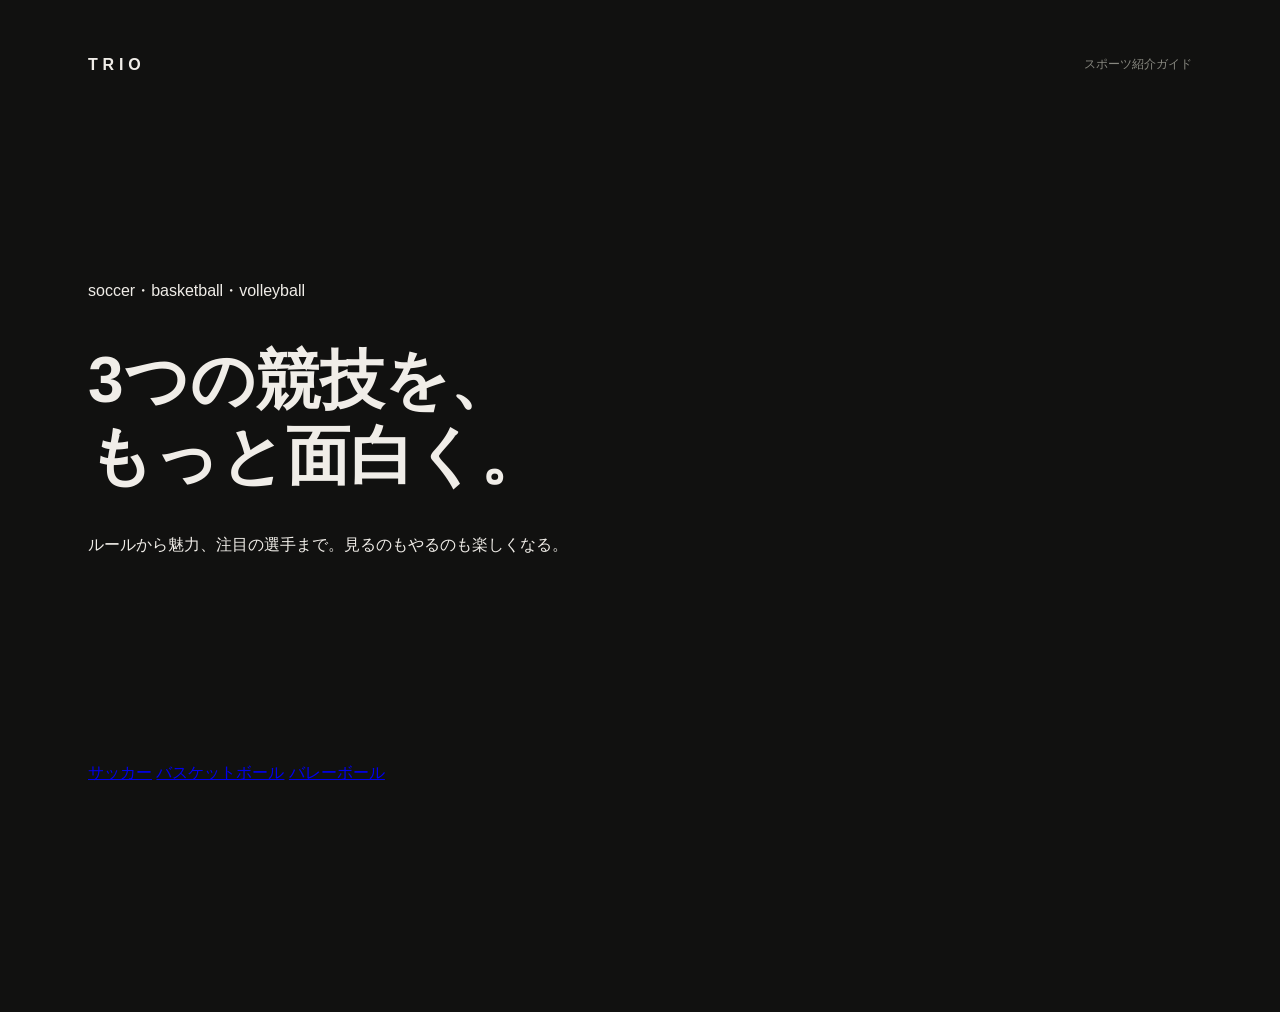
<file: index.html>
<!DOCTYPE html>
<html lang="ja">
<head>
  <meta charset="UTF-8">
  <meta name="viewport" content="width=device-width, initial-scale=1.0">
  <link rel="stylesheet" href="css/style.css">
  <title>スポーツ紹介ガイド</title>
</head>
<body>
  <header>
    <span class="logo">TRIO</span>
    <span class="site-label">スポーツ紹介ガイド</span>
  </header>
  <main>
    <p>soccer・basketball・volleyball</p>
    <h1>3つの競技を、<br>もっと面白く。</h1>
    <p>ルールから魅力、注目の選手まで。見るのもやるのも楽しくなる。</p>
  </main>
  <nav>
    <a href="soccer.html">サッカー</a>
    <a href="basket.html">バスケットボール</a>
    <a href="volley.html">バレーボール</a>
  </nav>
</body>
</html>
</file>
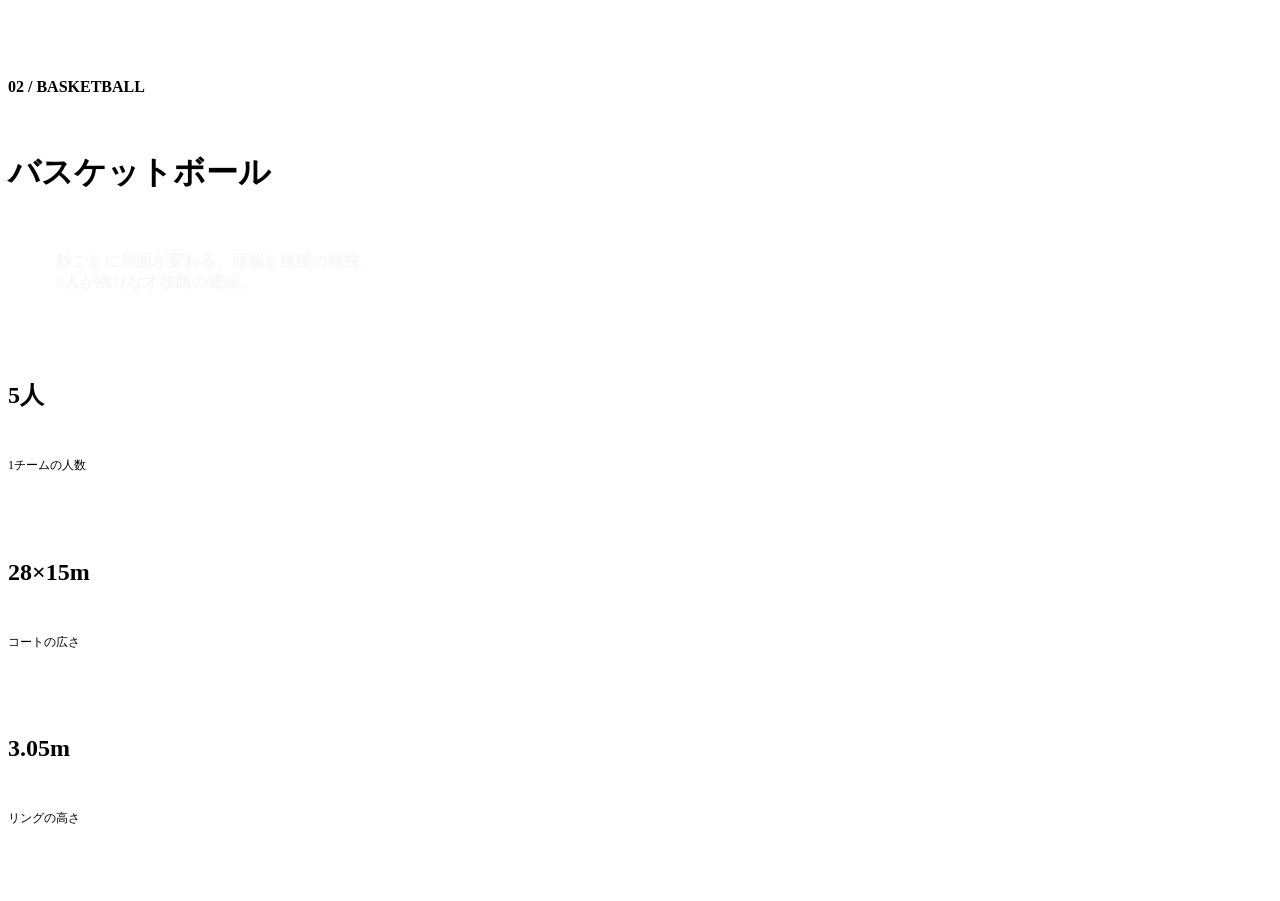
<file: basket.html>
<!DOCTYPE html>
<html lang="ja">
<head>
    <meta charset="UTF-8">
    <title>Basketball</title>
    <link rel="stylesheet" href="style.css">
</head>

<body>

<div class="container">

    <div class="content">

        <p class="number">02 / BASKETBALL</p>

        <h1>バスケットボール</h1>

        <p class="text">
            秒ごとに局面が変わる、頭脳と跳躍の競技。<br>
            5人が織りなす攻防の連続。
        </p>

        <div class="info">

            <div class="item">
                <h2>5人</h2>
                <p>1チームの人数</p>
            </div>

            <div class="item">
                <h2>28×15m</h2>
                <p>コートの広さ</p>
            </div>

            <div class="item">
                <h2>3.05m</h2>
                <p>リングの高さ</p>
            </div>

        </div>

    </div>

</div>

</body>
</html>
</file>
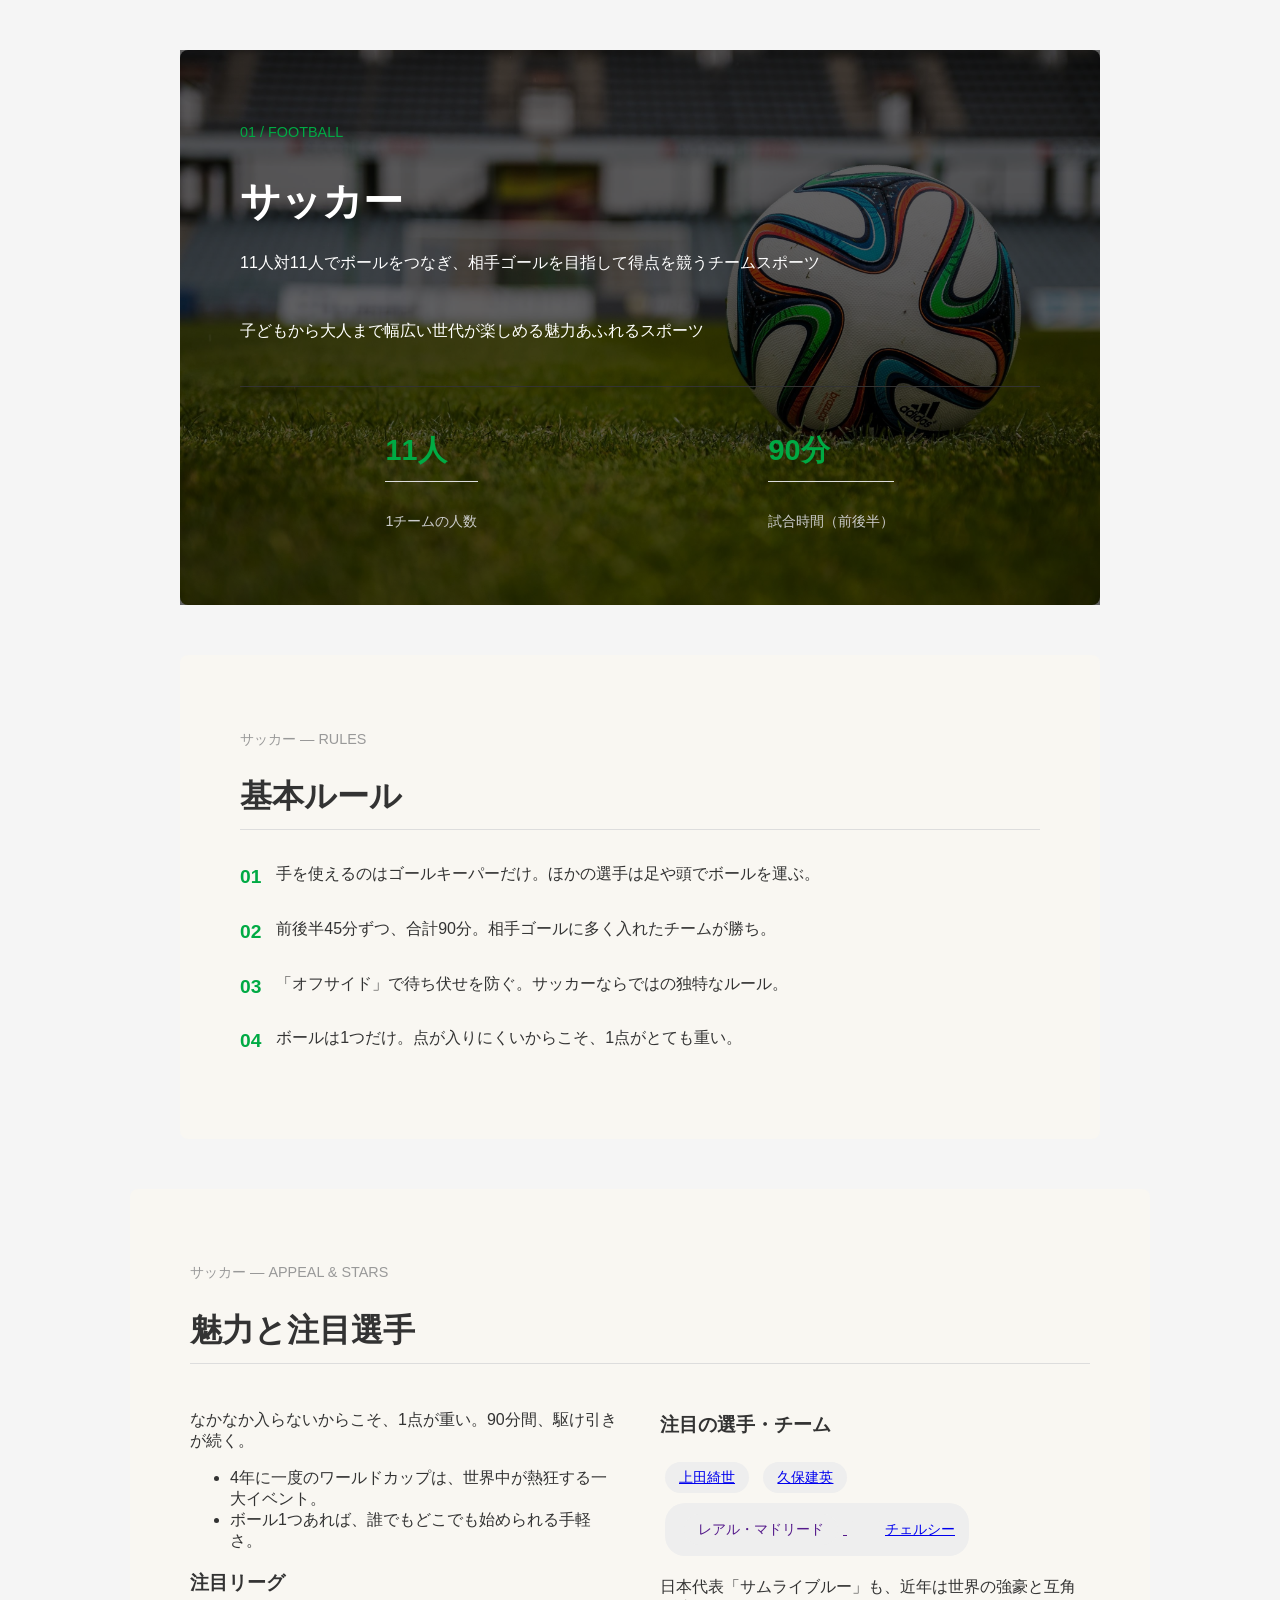
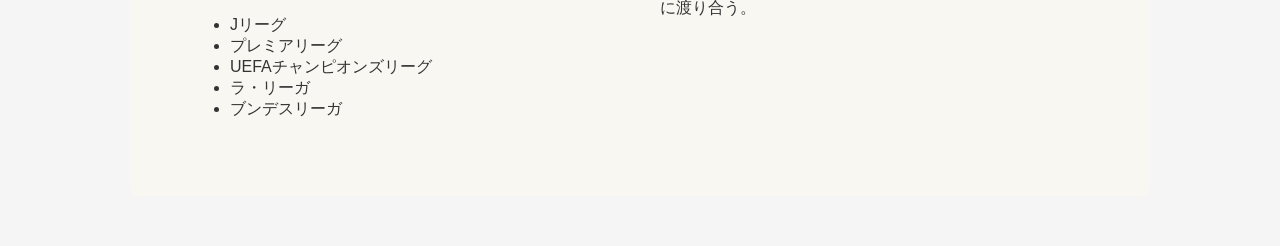
<file: soccer.html>
<!DOCTYPE html>
<html lang="ja">
<head>
  <meta charset="UTF-8">
  <title>サッカー | FOOTBALL</title>
  <link rel="stylesheet" href="css/soccer.css">
   
</head>
<body>
  <section class="football">
    <p class="section-number">01 / FOOTBALL</p>
    <h1>サッカー</h1>
    <p class="description">
      11人対11人でボールをつなぎ、相手ゴールを目指して得点を競うチームスポーツ
    </p>
    <p class="description">子どもから大人まで幅広い世代が楽しめる魅力あふれるスポーツ</p>
    <div class="stats">
      <div class="stat">
        <h2>11人</h2>
        <p>1チームの人数</p>
      </div>
      <div class="stat">
        <h2>90分</h2>
        <p>試合時間（前後半）</p>
      </div>
    </div>
  </section>
  <section class="rules">
  <p class="section-title">サッカー — RULES</p>
  <h2>基本ルール</h2>

  <ul class="rule-list">
    <li>
      <span class="rule-number">01</span>
      手を使えるのはゴールキーパーだけ。ほかの選手は足や頭でボールを運ぶ。
    </li>
    <li>
      <span class="rule-number">02</span>
      前後半45分ずつ、合計90分。相手ゴールに多く入れたチームが勝ち。
    </li>
    <li>
      <span class="rule-number">03</span>
      「オフサイド」で待ち伏せを防ぐ。サッカーならではの独特なルール。
    </li>
    <li>
      <span class="rule-number">04</span>
      ボールは1つだけ。点が入りにくいからこそ、1点がとても重い。
    </li>
  </ul>
</section>
<section class="appeal-stars">
  <p class="section-title">サッカー — APPEAL & STARS</p>
  <h2>魅力と注目選手</h2>

  <div class="content">
    <div class="left">
      <p>なかなか入らないからこそ、1点が重い。90分間、駆け引きが続く。</p>
      <ul>
        <li>4年に一度のワールドカップは、世界中が熱狂する一大イベント。</li>
        <li>ボール1つあれば、誰でもどこでも始められる手軽さ。</li>
        </ul>
        <h3>注目リーグ</h3>
        <ul>
            <li>Jリーグ</li>
            <li>プレミアリーグ</li>
            <li>UEFAチャンピオンズリーグ</li>
            <li>ラ・リーガ</li>
            <li>ブンデスリーガ</li>
        </ul>
    </div>

    <div class="right">
      <h3>注目の選手・チーム</h3>
      <div class="tags">
        <span><a href="https://ja.wikipedia.org/wiki/%E4%B8%8A%E7%94%B0%E7%B6%BA%E4%B8%96">上田綺世</a></span>
        <span><a href="https://ja.wikipedia.org/wiki/%E4%B9%85%E4%BF%9D%E5%BB%BA%E8%8B%B1">久保建英</a></span>
        <span><a href=""</span>
        <span>レアル・マドリード</span>
        <span><a href="https://ja.wikipedia.org/wiki/%E3%83%81%E3%82%A7%E3%83%AB%E3%82%B7%E3%83%BCFC">チェルシー</a></span>
      </div>
      <p>日本代表「サムライブルー」も、近年は世界の強豪と互角に渡り合う。</p>
    </div>
  </div>
</section>
</body>
</html>
</file>
<file: css/style.css>
:root{
    --bg:#111110;
    --text: #f0ede8;
    --muted: #888880;
}

body {
  background: var(--bg);
  color: var(--text);
  font-family: sans-serif;
  height: 100vh;
  display: flex;
  flex-direction: column;
  padding: 48px 80px;
}

header {
  display: flex;
  justify-content: space-between;
}

.logo {
  font-weight: bold; letter-spacing: 0.3em; 
}
.site-label {
  color: var(--muted); font-size: 12px; 
}

main {
  flex: 0.8;
  display: flex;
  flex-direction: column;
  justify-content: center;
}

h1 {
  font-size: 64px; font-weight: 900; line-height: 1.2; margin: 24px 0; 
  }
</file>
<file: style.css>
*{
    margin:0;
    padding:0;
    box-sizing:border-box;
}

body{
    background:#f2f4f7;
    font-family:sans-serif;
}

.container{
    width:1000px;
    height:550px;

    background:#1c1c18;
    color:#ffffff;

    margin:40px auto;
    padding:55px 35px 40px 35px;
}

.number{
    color:#e67e22;
    font-size:13px;
    font-weight:bold;
    margin-bottom:18px;
}

h1{
    font-size:56px;
    margin-bottom:20px;
    font-weight:bold;
}

.text{
    font-size:22px;
    line-height:1.9;
    color:#f3f3f3;
}

.info{
    display:flex;
    gap:70px;
    margin-top:130px;
    padding-top:1px solid
rgba(255,255,255,0.08);
}

.item h2{
    color:#f28c38;
    font-size:42px;
    line-height:1;
}

.item p{
    margin-top:8px;
    color:#9a9a9a;
    font-size:12px;
}
</file>
<file: css/soccer.css>
body {
  background-color: #f5f5f5;
  font-family: "Noto Sans JP", sans-serif;
  color: #fff;
}

.football {
  background-image: url("../jarmoluk-ball-488718.jpg");
  background-size: cover;              /* 画面いっぱいに表示 */
  background-position: center;         /* 中央に配置 */
  background-repeat: no-repeat;        /* 繰り返さない */
  color: white;                        /* 文字を見やすくする */
  font-family: "Noto Sans JP", sans-serif;
  padding: 60px;
  max-width: 800px;
  margin: 50px auto;
  border-radius: 8px;
}
.football {
  position: relative;
  z-index: 1;
}

.football::before {
  content: "";
  position: absolute;
  inset: 0;
  background: rgba(0, 0, 0, 0.6); /* 透明度40%の黒 */
  z-index: -1;
}


.section-number {
  color: #00aa44;
  font-size: 0.9rem;
  margin-bottom: 10px;
}

h1 {
  font-size: 2.5rem;
  margin-bottom: 20px;
}

.description {
  font-size: 1rem;
  line-height: 1.8;
  margin-bottom: 40px;
}

.stats {
  display: flex;
  justify-content: space-around;
  border-top: 1px solid #333;
  padding-top: 20px;
}

.stat h2 {
  color: #00aa44;
  font-size: 1.8rem;
}

.stat p {
  font-size: 0.9rem;
  color: #ccc;
}
.rules {
  background-color: #f9f7f2;
  color: #333;
  padding: 60px;
  max-width: 800px;
  margin: 50px auto;
  border-radius: 8px;
}

.section-title {
  color: #999;
  font-size: 0.9rem;
  margin-bottom: 10px;
}

h2 {
  font-size: 2rem;
  margin-bottom: 30px;
  border-bottom: 1px solid #ddd;
  padding-bottom: 10px;
}

.rule-list {
  list-style: none;
  padding: 0;
}

.rule-list li {
  display: flex;
  align-items: flex-start;
  margin-bottom: 20px;
  font-size: 1rem;
  line-height: 1.8;
}

.rule-number {
  color: #00aa44;
  font-weight: bold;
  margin-right: 15px;
  font-size: 1.2rem;
}
.appeal-stars {
  background-color: #f9f7f2;
  color: #333;
  padding: 60px;
  max-width: 900px;
  margin: 50px auto;
  border-radius: 8px;
}

.section-title {
  color: #999;
  font-size: 0.9rem;
  margin-bottom: 10px;
}

h2 {
  font-size: 2rem;
  margin-bottom: 30px;
  border-bottom: 1px solid #ddd;
  padding-bottom: 10px;
}

.content {
  display: flex;
  justify-content: space-between;
  gap: 40px;
}

.left {
  flex: 1;
}

.right {
  flex: 1;
}

.tags span {
  display: inline-block;
  background-color: #eee;
  border-radius: 20px;
  padding: 6px 14px;
  margin: 5px;
  font-size: 0.9rem;
}

.tags span:hover {
  background-color: #00aa44;
  color: #fff;
  transition: 0.3s;
}
</file>
